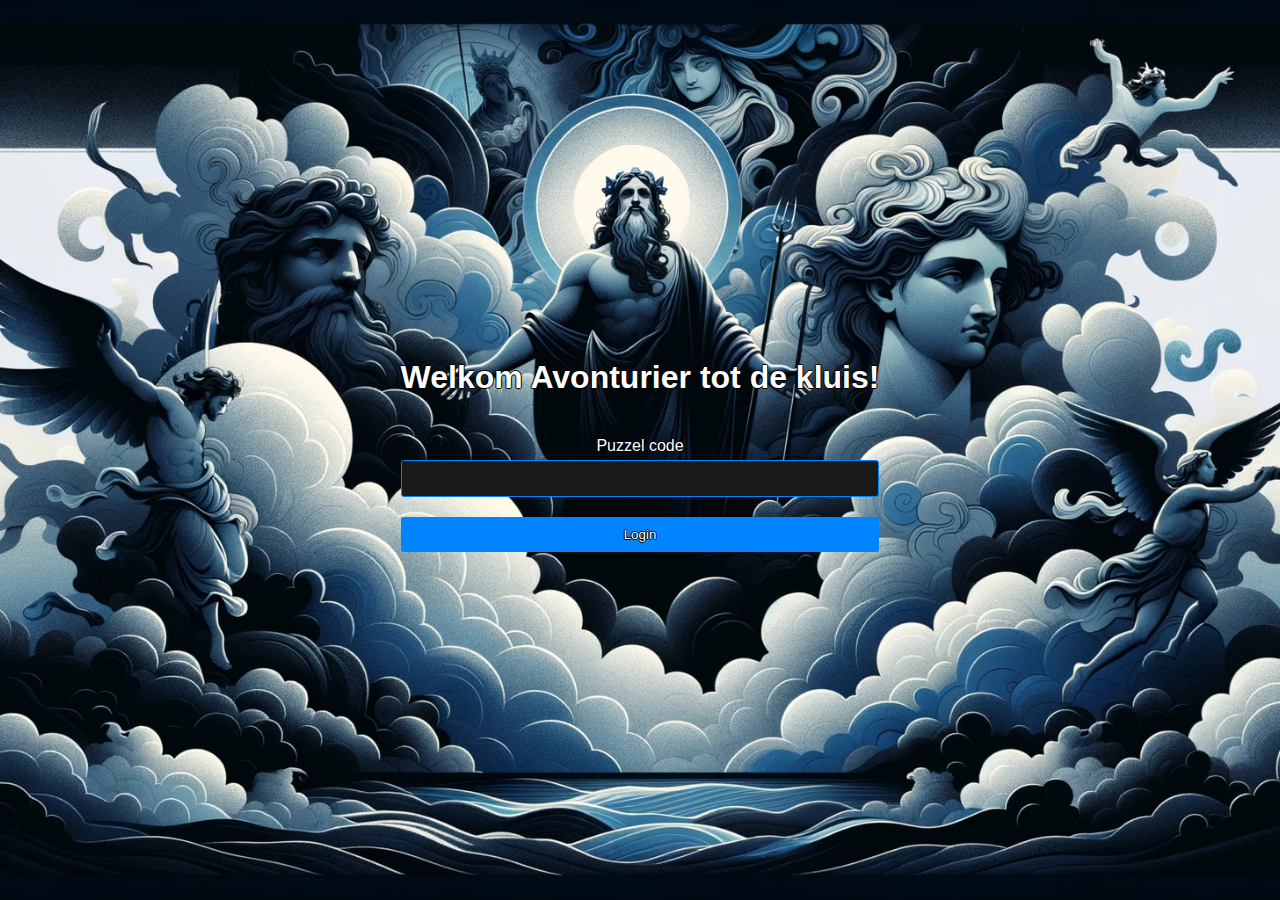
<file: groupWebsite/index.html>
<!DOCTYPE html>
<html lang="en">
<head>
    <meta charset="UTF-8">
    <meta name="viewport" content="width=device-width, initial-scale=1.0">
    <title>Login Page</title>
    <link rel="stylesheet" href="style.css">
</head>
<body>
<section class="login-container">
    <form class="login-form">
        <h1>Welkom Avonturier tot de kluis!</h1>
        <article class="input-group">
        </article>
        <article class="input-group">
            <label for="password">Puzzel code</label>
            <input type="password" id="password" name="password" required>
        </article>
        <button type="submit">Login</button>
    </form>
    <a class="unlocked-button" href="groupWebsite2/onePager.html" target="_blank">Ga verder</a>
</section>
<script src="script.js"></script>
</body>
</html>
</file>
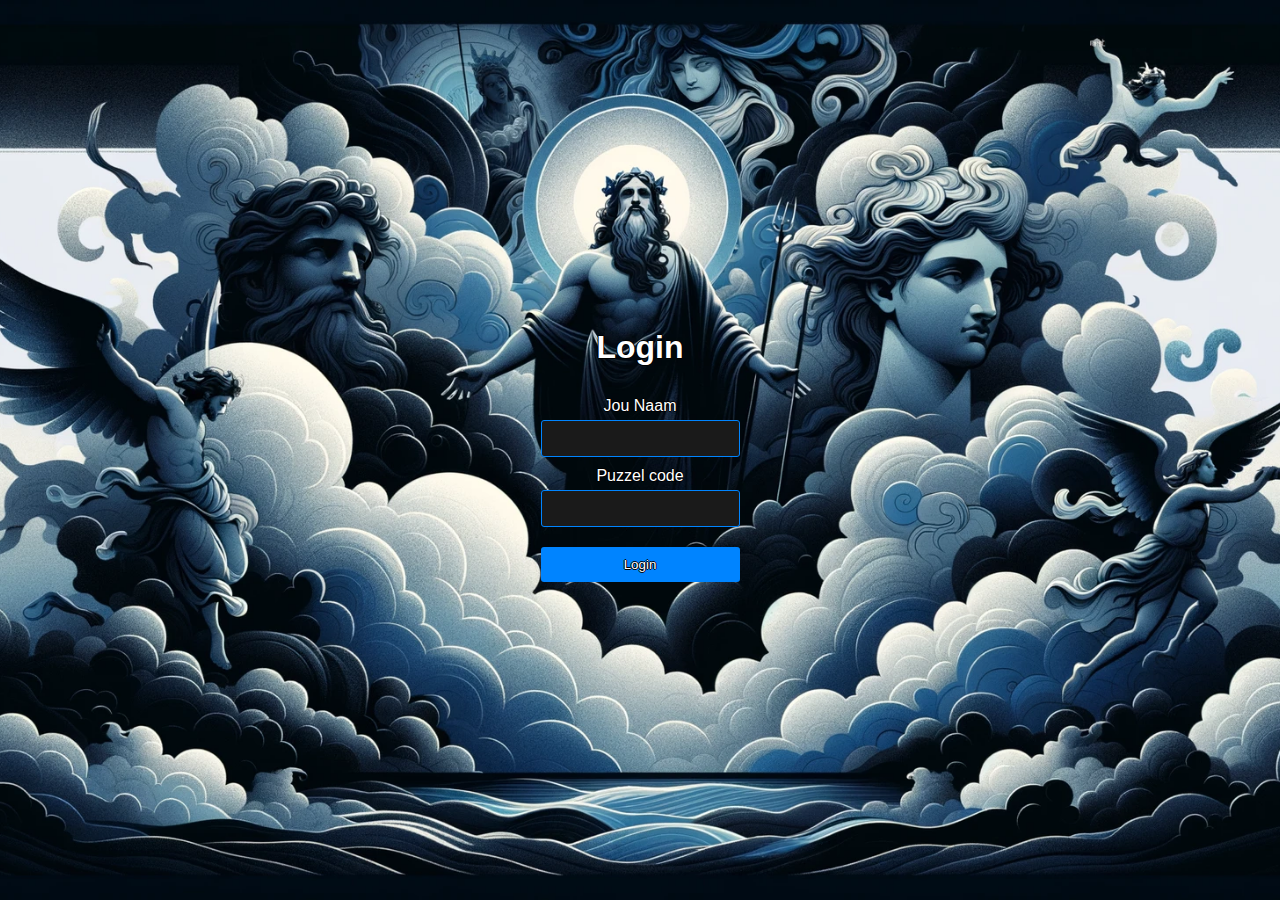
<file: groupWebsite/onePager.html>
<!DOCTYPE html>
<html lang="en">
<head>
    <meta charset="UTF-8">
    <meta name="viewport" content="width=device-width, initial-scale=1.0">
    <title>Login Page</title>
    <link rel="stylesheet" href="style.css">
</head>
<body>
<section class="login-container">
    <form class="login-form">
        <h1>Login</h1>
        <article class="input-group">
            <label for="username">Jou Naam</label>
            <input type="text" id="username" name="username" required>
        </article>
        <article class="input-group">
            <label for="password">Puzzel code</label>
            <input type="password" id="password" name="password" required>
        </article>
        <button type="submit">Login</button>

        <!-- Unlocked button initially hidden -->
        <button class="unlocked-button" onclick="visitWebsite()">Visit Website</button>
    </form>
</section>
<script src="script.js"></script>
</body>
</html>
</file>
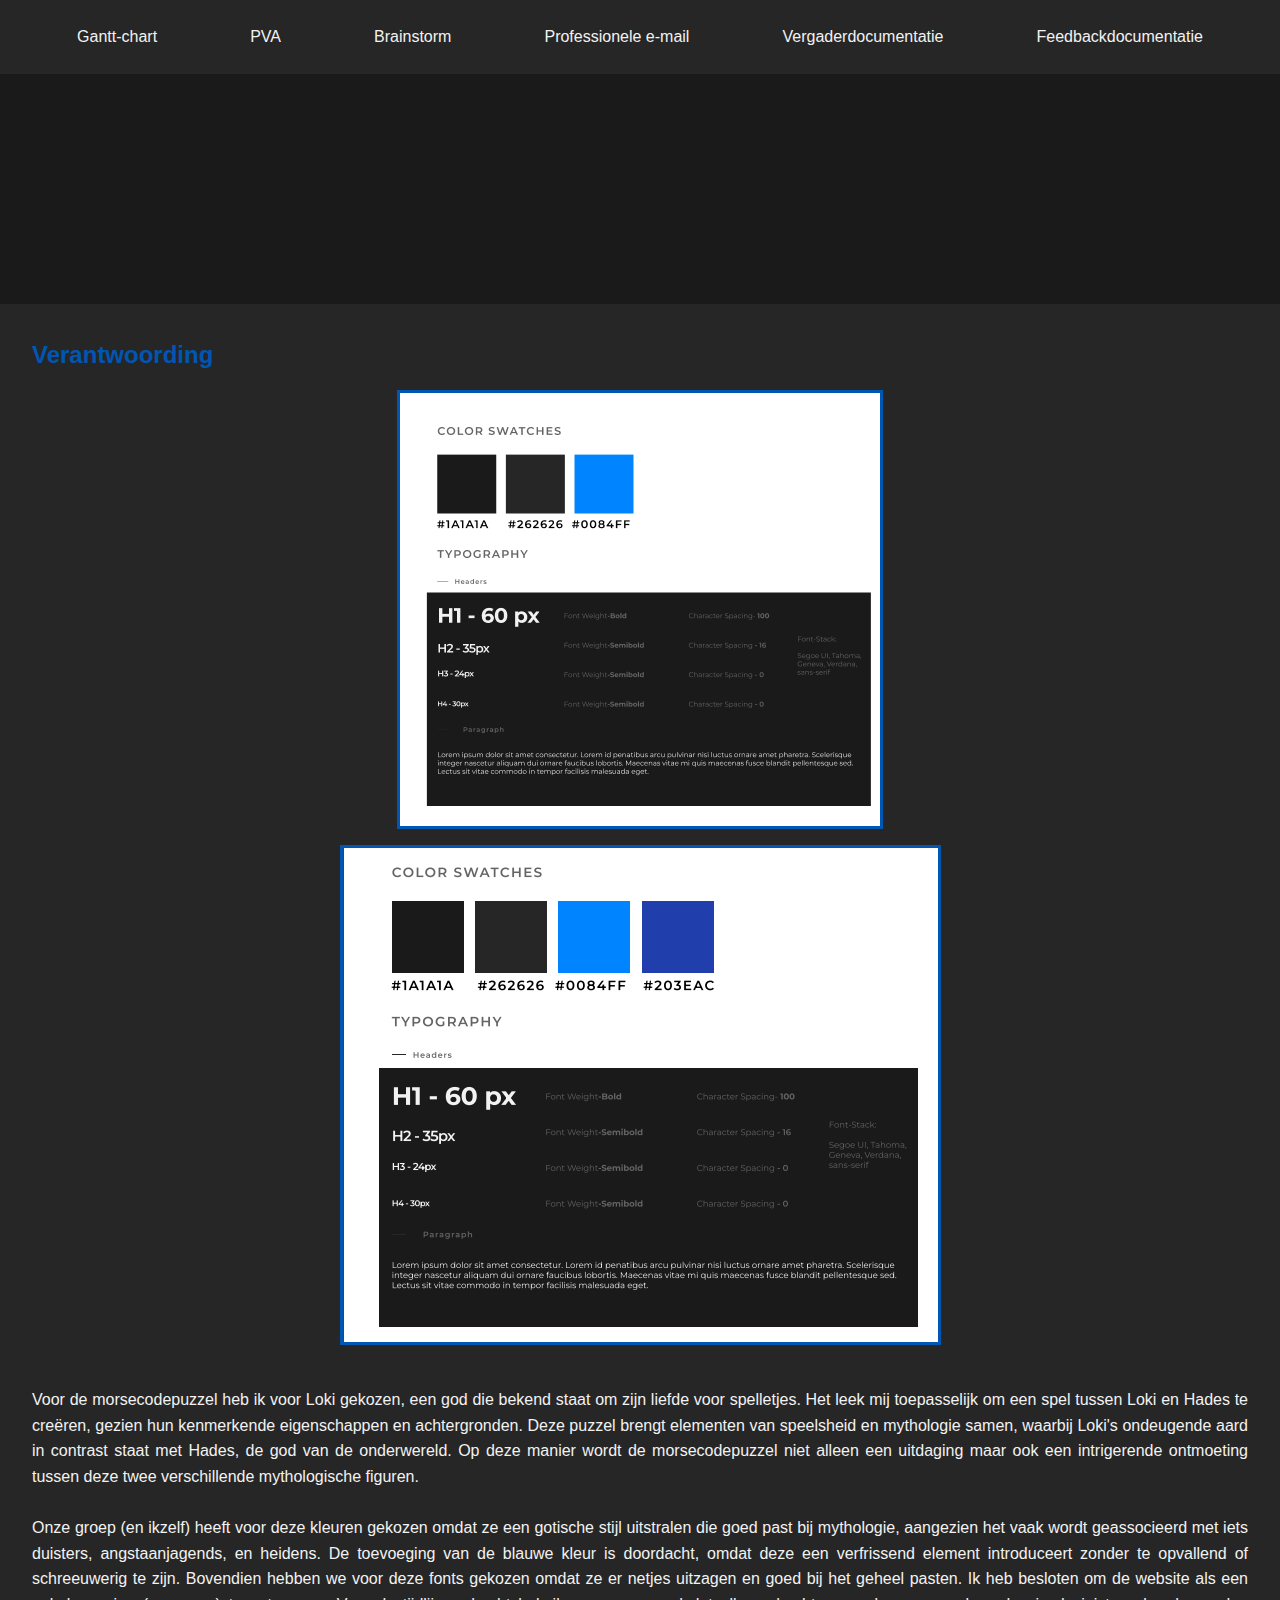
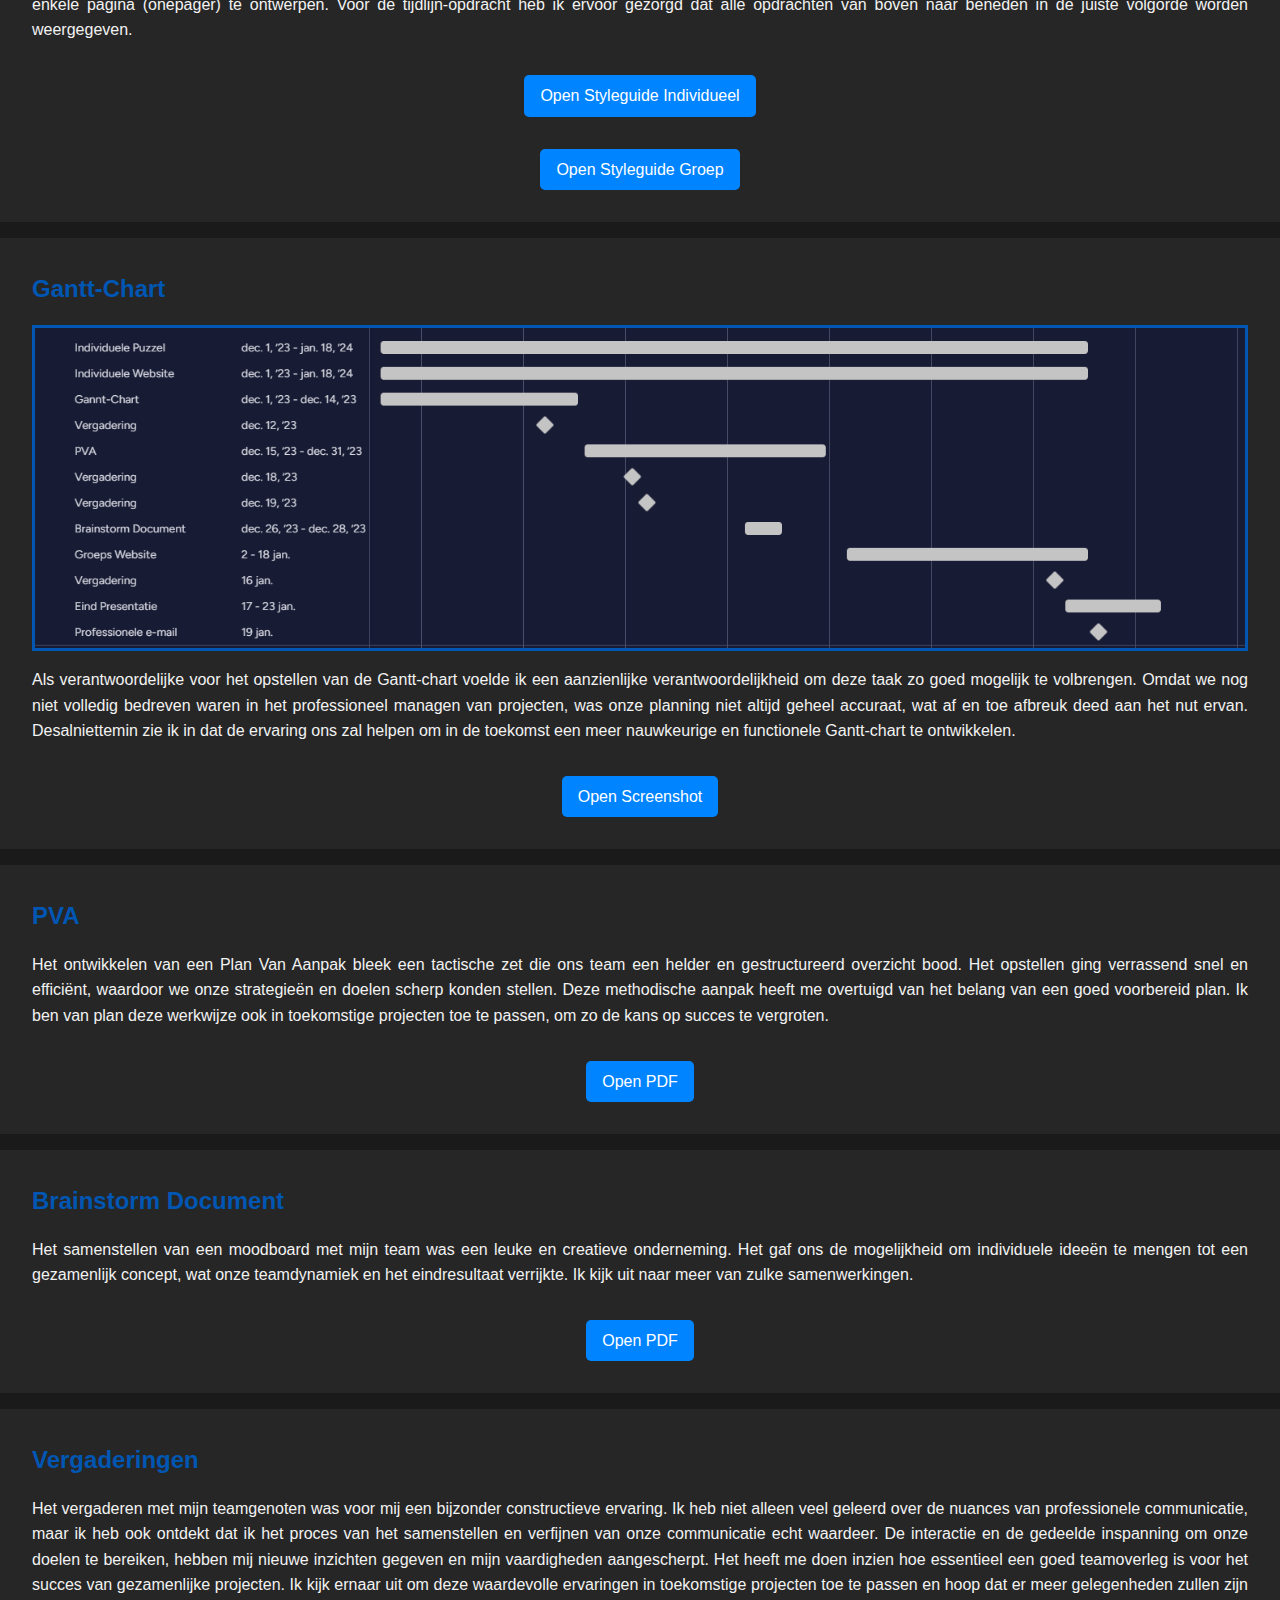
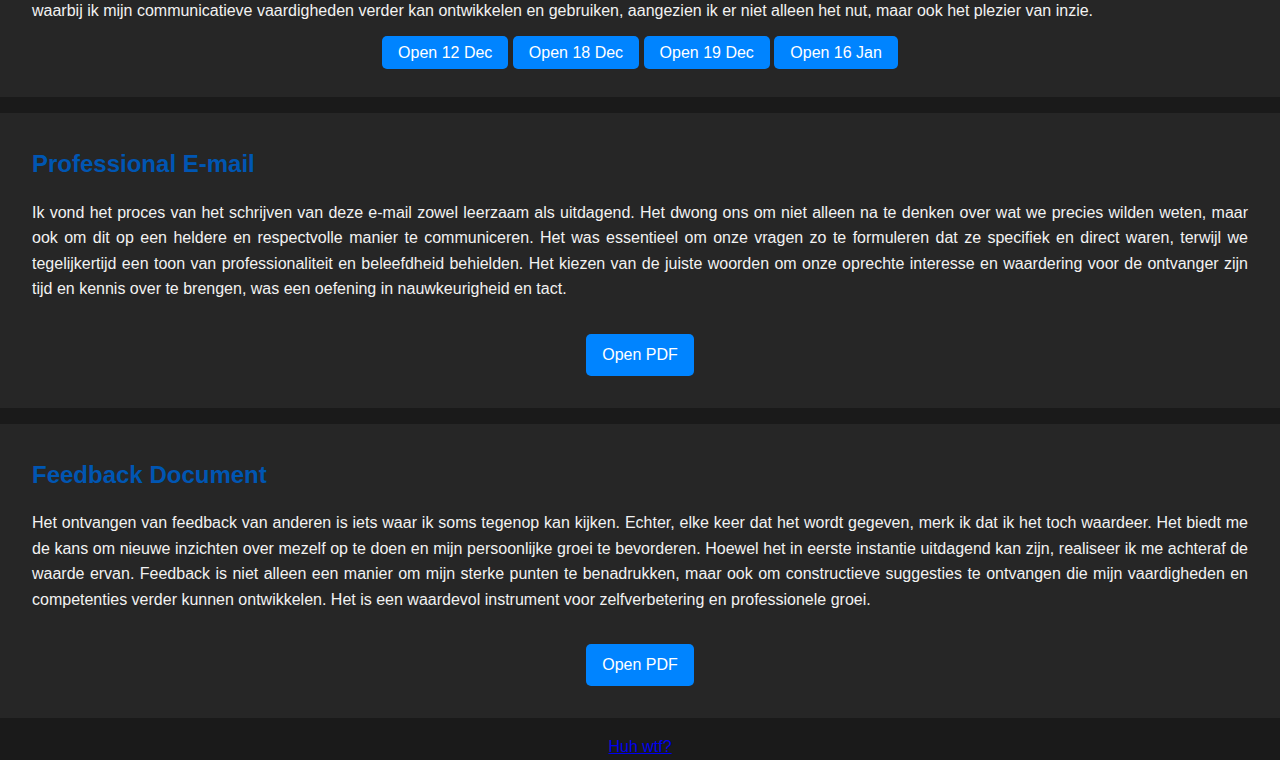
<file: websiteMaWa - kopie (2)/onePager.html>
<!DOCTYPE html>
<html lang="en">
<head>
    <meta charset="UTF-8">
    <meta name="viewport" content="width=device-width, initial-scale=1.0">
    <title>Individuele Website</title>
    <link rel="stylesheet" href="style.css">
</head>
<body>

<nav class="main-navigation">
    <a href="#gantt-chart" class="nav-item">Gantt-chart</a>
    <a href="#pva" class="nav-item">PVA</a>
    <a href="#brainstorm" class="nav-item">Brainstorm</a>
    <a href="#professional-email" class="nav-item">Professionele e-mail</a>
    <a href="#meeting-documentation" class="nav-item">Vergaderdocumentatie</a>
    <a href="#feedback-documentation" class="nav-item">Feedbackdocumentatie</a>
</nav>



<section class="section-generic-mobile">

</section>


<section class="section-company">
    <h2 class="section-title" >Verantwoording</h2>
    <article class="content-container">
        <img src="Images/styleguide%20individueel.png" alt="styleguideIndividueel">
        <img src="Images/StyleguideGroep.png" alt="styleguideGroep">
        <p class="text-content">
            <br>
            Voor de morsecodepuzzel heb ik voor Loki gekozen, een god die bekend staat om zijn liefde voor spelletjes.
            Het leek mij toepasselijk om een spel tussen Loki en Hades te creëren, gezien hun kenmerkende eigenschappen en achtergronden.
            Deze puzzel brengt elementen van speelsheid en mythologie samen, waarbij Loki's ondeugende aard in contrast staat met Hades, de god van de onderwereld.
            Op deze manier wordt de morsecodepuzzel niet alleen een uitdaging maar ook een intrigerende ontmoeting tussen deze twee verschillende mythologische figuren. <br><br>
            Onze groep (en ikzelf) heeft voor deze kleuren gekozen omdat ze een gotische stijl uitstralen die goed past bij mythologie, aangezien het vaak wordt geassocieerd met iets duisters, angstaanjagends, en heidens.
            De toevoeging van de blauwe kleur is doordacht, omdat deze een verfrissend element introduceert zonder te opvallend of schreeuwerig te zijn.
            Bovendien hebben we voor deze fonts gekozen omdat ze er netjes uitzagen en goed bij het geheel pasten.
            Ik heb besloten om de website als een enkele pagina (onepager) te ontwerpen.
            Voor de tijdlijn-opdracht heb ik ervoor gezorgd dat alle opdrachten van boven naar beneden in de juiste volgorde worden weergegeven.
       </p>
        <a class="btn-action" href="Resources/Styleguide_individueel_MaWa.pdf" target="_blank">Open Styleguide Individueel</a>
        <a class="btn-action" href="Resources/Styleguide_Molotov.pdf" target="_blank">Open Styleguide Groep</a>


    </article>
</section>

<section class="section-company" id="gantt-chart">
    <h2 class="section-title">Gantt-Chart</h2>
    <article class="content-container">
        <img src="Images/gantt.png" alt="Gantt-Chart Example">
        <p class="text-content">Als verantwoordelijke voor het opstellen van de Gantt-chart voelde ik een aanzienlijke verantwoordelijkheid om deze taak zo goed mogelijk te volbrengen.
            Omdat we nog niet volledig bedreven waren in het professioneel managen van projecten, was onze planning niet altijd geheel accuraat, wat af en toe afbreuk deed aan het nut ervan.
            Desalniettemin zie ik in dat de ervaring ons zal helpen om in de toekomst een meer nauwkeurige en functionele Gantt-chart te ontwikkelen.</p>
        <a class="btn-action" href="Resources/Gantt.pdf" target="_blank">Open Screenshot</a>

    </article>
</section>

<section class="section-generic" id="pva">
    <h2 class="section-title">PVA</h2>
    <article class="content-container">
        <p class="text-content">
            Het ontwikkelen van een Plan Van Aanpak bleek een tactische zet die ons team een helder en gestructureerd overzicht bood.
            Het opstellen ging verrassend snel en efficiënt, waardoor we onze strategieën en doelen scherp konden stellen.
            Deze methodische aanpak heeft me overtuigd van het belang van een goed voorbereid plan.
            Ik ben van plan deze werkwijze ook in toekomstige projecten toe te passen, om zo de kans op succes te vergroten.
        </p>
        <a class="btn-action" href="Resources/opdracht_5.pdf" target="_blank">Open PDF</a>
    </article>
</section>



<section class="section-generic" id="brainstorm-document">
    <h2 class="section-title" id="brainstorm">Brainstorm Document</h2>
    <article class="content-container">
        <p class="text-content">
            Het samenstellen van een moodboard met mijn team was een leuke en creatieve onderneming.
            Het gaf ons de mogelijkheid om individuele ideeën te mengen tot een gezamenlijk concept, wat onze teamdynamiek en het eindresultaat verrijkte.
            Ik kijk uit naar meer van zulke samenwerkingen.
        </p>
        <a class="btn-action" href="Resources/opdracht_6_brainstorm.pdf" target="_blank">Open PDF</a>
    </article>
</section>

<section class="section-generic" id="meeting-documentation">
    <h2 class="section-title">Vergaderingen</h2>
    <article class="content-container">
        <p class="text-content">
            Het vergaderen met mijn teamgenoten was voor mij een bijzonder constructieve ervaring.
            Ik heb niet alleen veel geleerd over de nuances van professionele communicatie, maar ik heb ook ontdekt dat ik het proces van het samenstellen en verfijnen van onze communicatie echt waardeer.
            De interactie en de gedeelde inspanning om onze doelen te bereiken, hebben mij nieuwe inzichten gegeven en mijn vaardigheden aangescherpt.
            Het heeft me doen inzien hoe essentieel een goed teamoverleg is voor het succes van gezamenlijke projecten.
            Ik kijk ernaar uit om deze waardevolle ervaringen in toekomstige projecten toe te passen en hoop dat er meer gelegenheden zullen zijn waarbij ik mijn communicatieve vaardigheden verder kan ontwikkelen en gebruiken, aangezien ik er niet alleen het nut, maar ook het plezier van inzie.
        </p>
        <article>
            <a class="btn-action" href="Resources/Dinsdag%2012%20december.pdf" target="_blank">Open 12 Dec</a>
            <a class="btn-action" href="Resources/Vergadering_18-1-2024.pdf" target="_blank">Open 18 Dec</a>
            <a class="btn-action" href="Resources/Vergadering%2019-12-2023.pdf" target="_blank">Open 19 Dec</a>
            <a class="btn-action" href="Resources/18%20Januari.pdf" target="_blank">Open 16 Jan</a>
        </article>
    </article>
</section>

<section class="section-generic" id="professional-email">
    <h2 class="section-title">Professional E-mail</h2>
    <article class="content-container">
        <p class="text-content">
            Ik vond het proces van het schrijven van deze e-mail zowel leerzaam als uitdagend.
            Het dwong ons om niet alleen na te denken over wat we precies wilden weten, maar ook om dit op een heldere en respectvolle manier te communiceren.
            Het was essentieel om onze vragen zo te formuleren dat ze specifiek en direct waren, terwijl we tegelijkertijd een toon van professionaliteit en beleefdheid behielden.
            Het kiezen van de juiste woorden om onze oprechte interesse en waardering voor de ontvanger zijn tijd en kennis over te brengen, was een oefening in nauwkeurigheid en tact.
        </p>
        <a class="btn-action" href="Resources/Opdracht_8_Professionele_e-mail.pdf" target="_blank">Open PDF</a>
    </article>
</section>

<section class="section-generic" id="feedback-documentation">
    <h2 class="section-title">Feedback Document</h2>
    <article class="content-container">
        <p class="text-content">
            Het ontvangen van feedback van anderen is iets waar ik soms tegenop kan kijken. Echter, elke keer dat het wordt gegeven, merk ik dat ik het toch waardeer.
            Het biedt me de kans om nieuwe inzichten over mezelf op te doen en mijn persoonlijke groei te bevorderen.
            Hoewel het in eerste instantie uitdagend kan zijn, realiseer ik me achteraf de waarde ervan.
            Feedback is niet alleen een manier om mijn sterke punten te benadrukken, maar ook om constructieve suggesties te ontvangen die mijn vaardigheden en competenties verder kunnen ontwikkelen.
            Het is een waardevol instrument voor zelfverbetering en professionele groei.</p>
        <a class="btn-action" href="Resources/Formulier_Starten_Stoppen_Doorgaan_InPixPe.pdf" target="_blank">Open PDF</a>

    </article>
</section>


<footer>
    <a class="main-navigation2" href="backdoor.html" target="_blank"> Huh wtf?</a>
</footer>
<script src="script.js"></script>
</body>
</html>
</file>
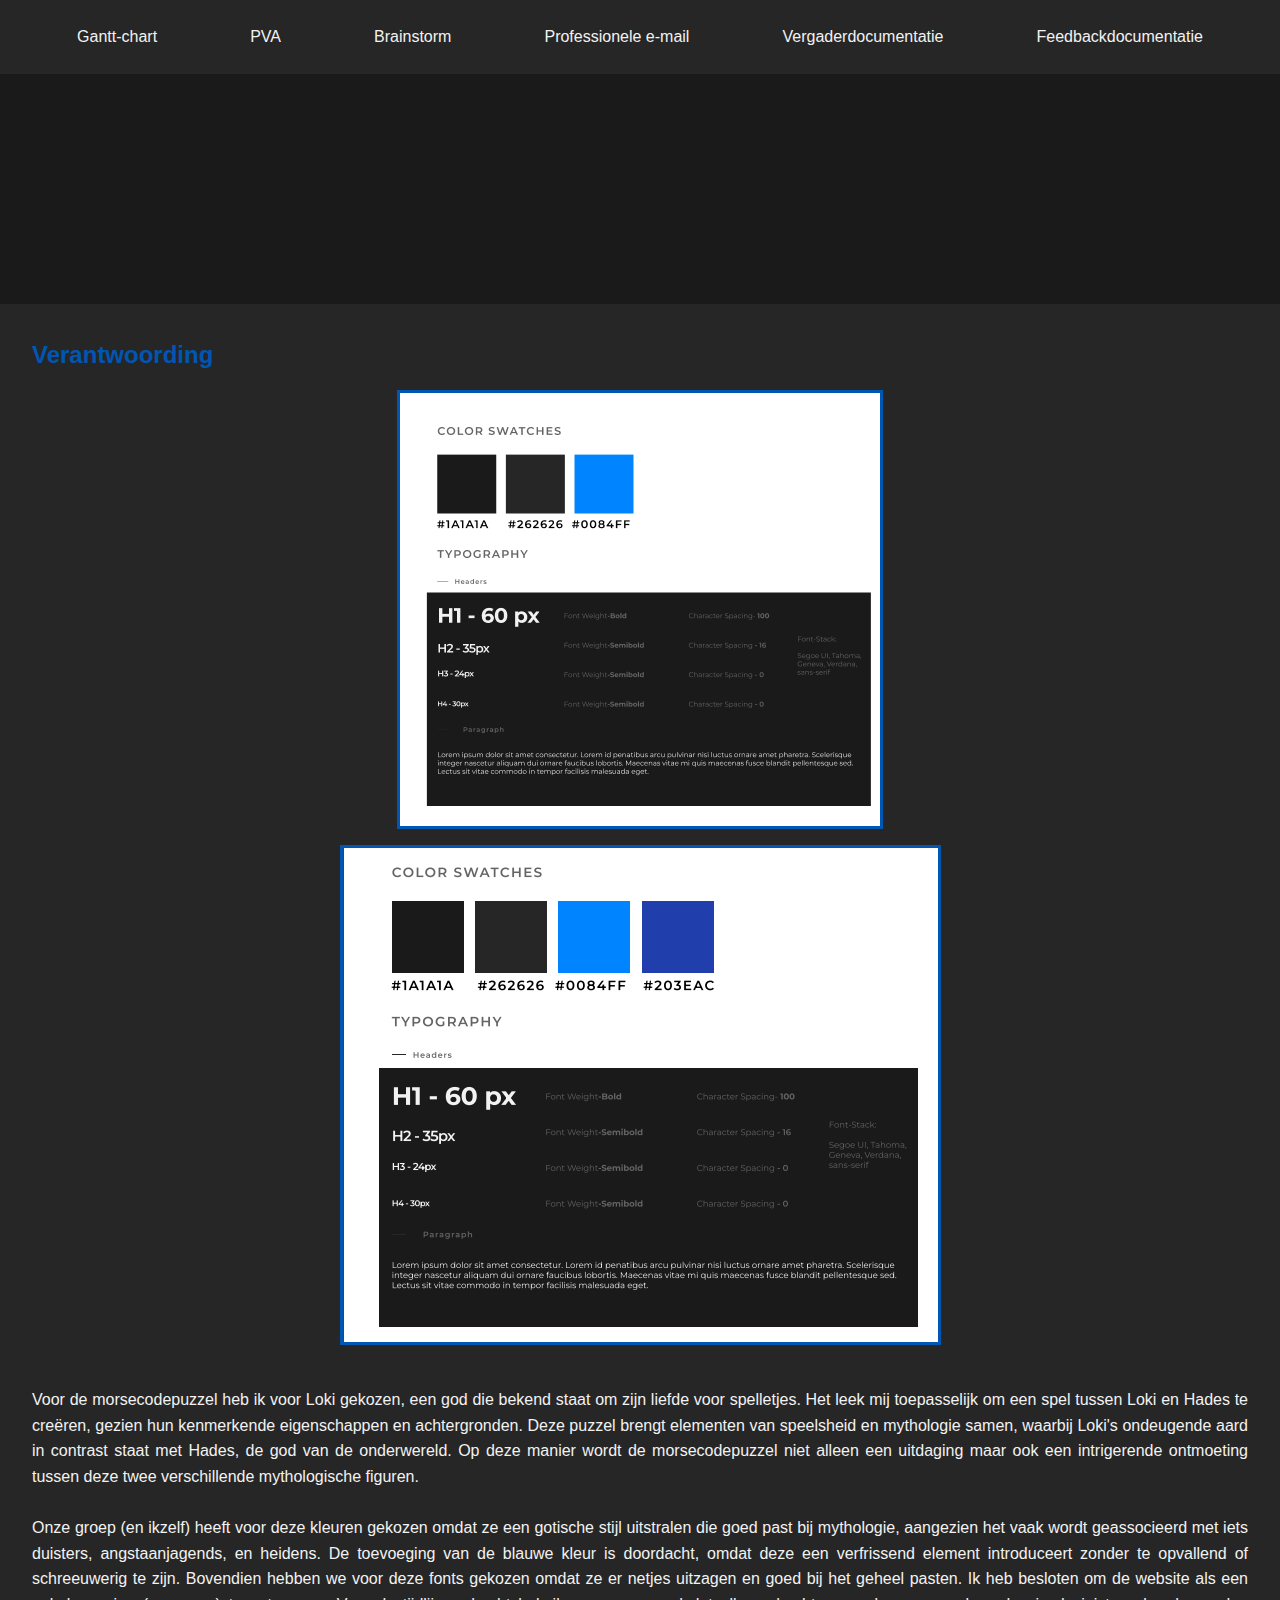
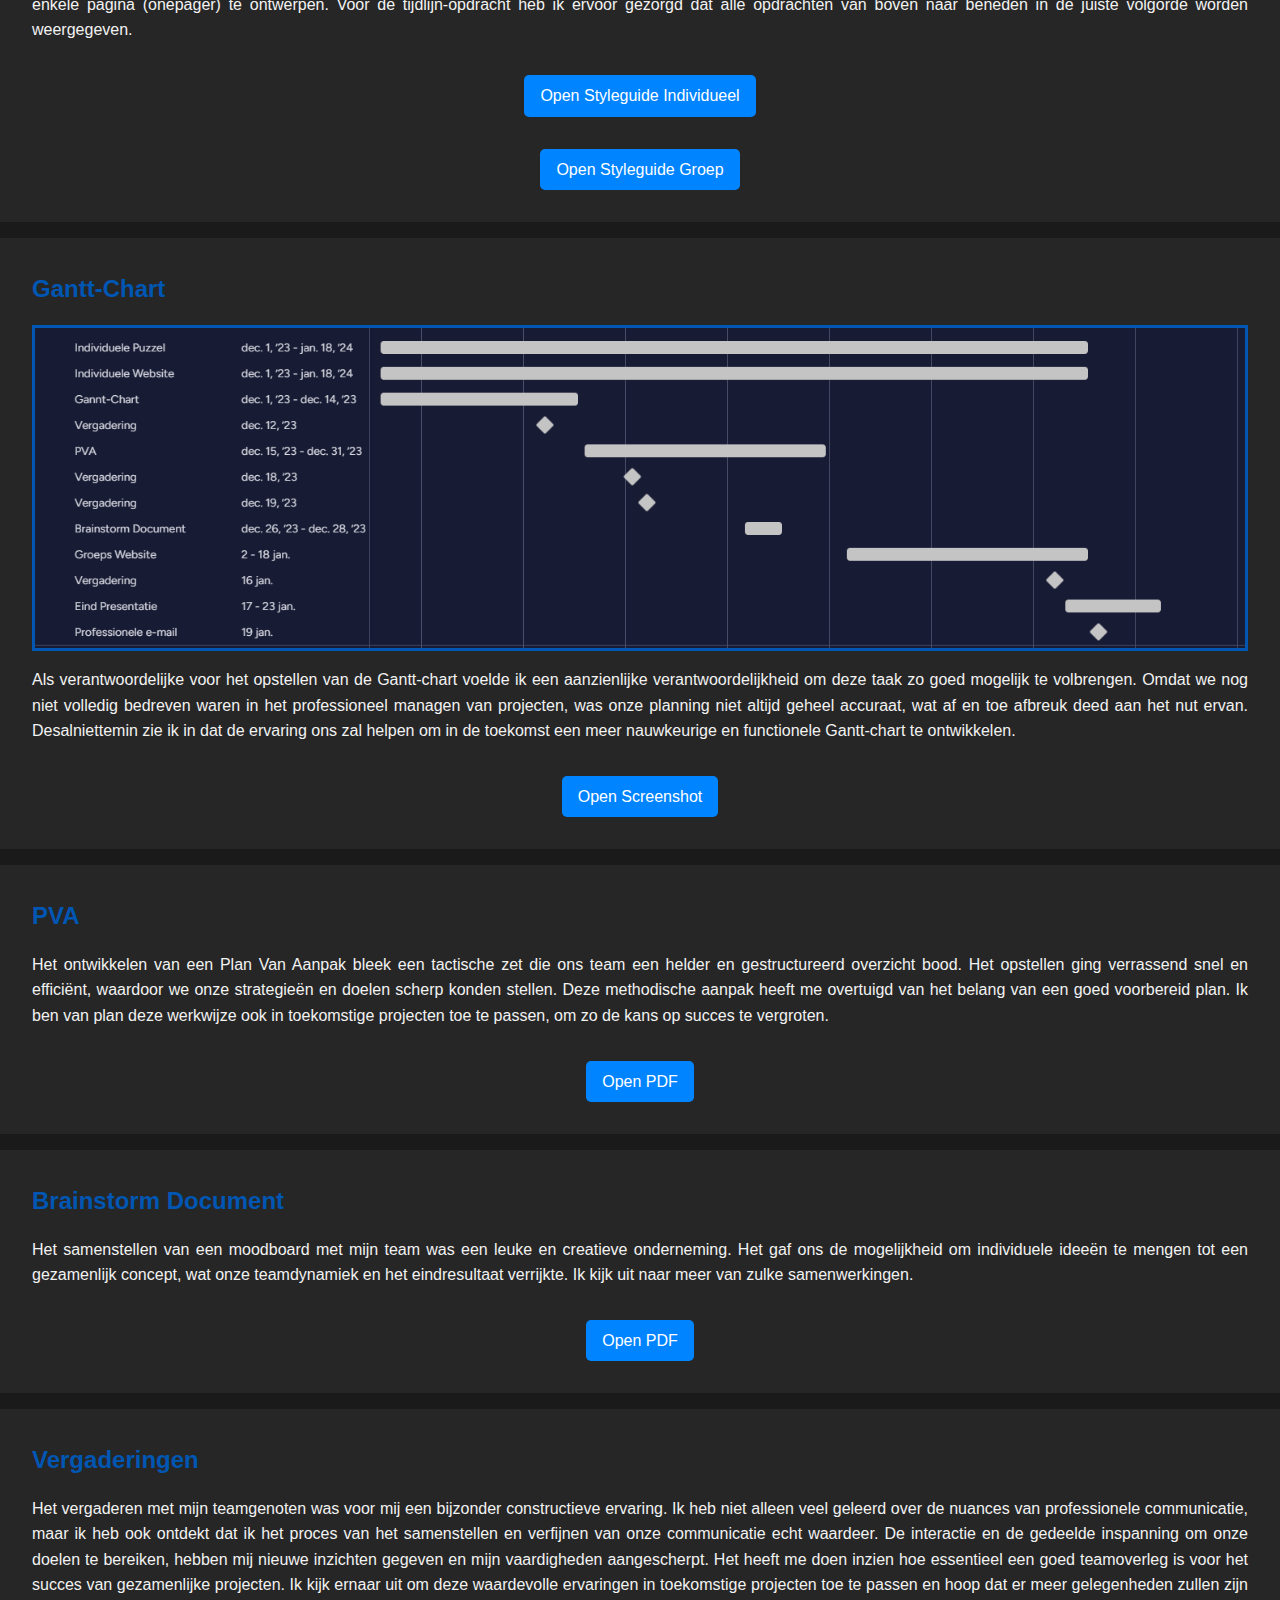
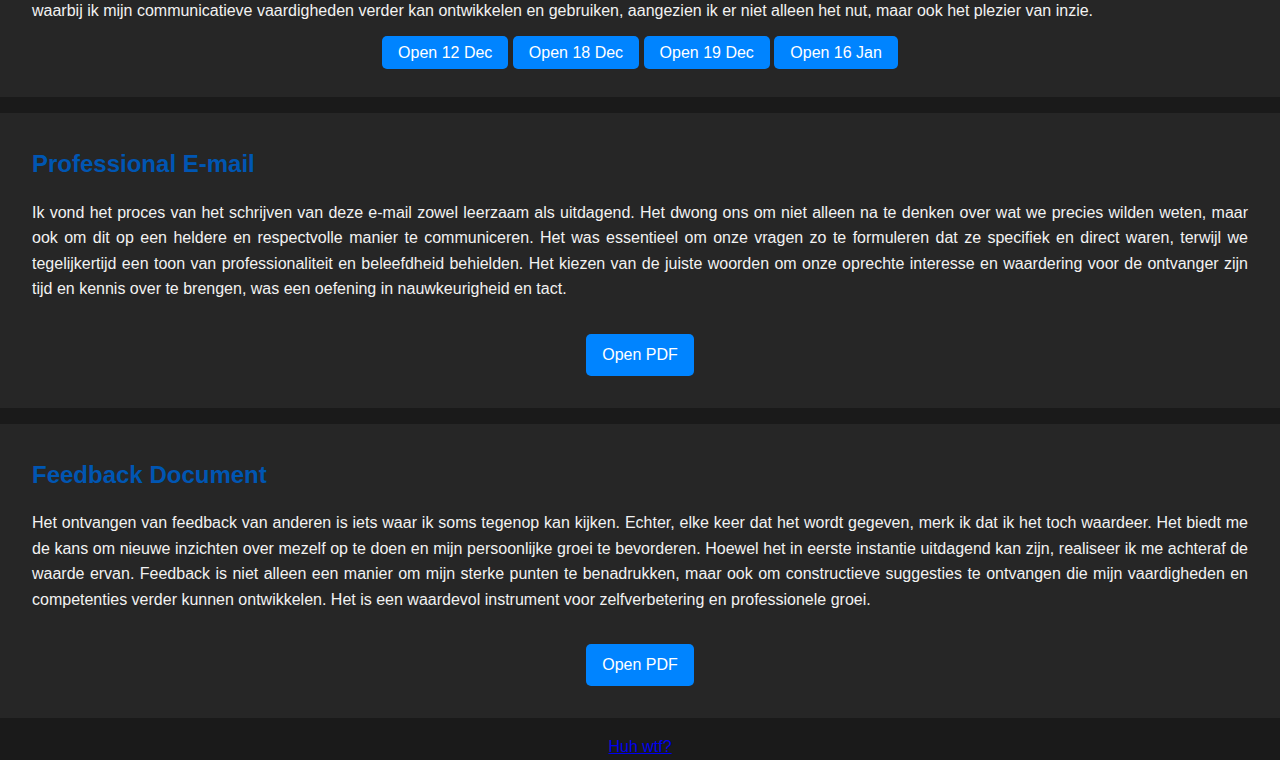
<file: websiteMaWa/onePager.html>
<!DOCTYPE html>
<html lang="en">
<head>
    <meta charset="UTF-8">
    <meta name="viewport" content="width=device-width, initial-scale=1.0">
    <title>Individuele Website</title>
    <link rel="stylesheet" href="style.css">
</head>
<body>

<nav class="main-navigation">
    <a href="#gantt-chart" class="nav-item">Gantt-chart</a>
    <a href="#pva" class="nav-item">PVA</a>
    <a href="#brainstorm" class="nav-item">Brainstorm</a>
    <a href="#professional-email" class="nav-item">Professionele e-mail</a>
    <a href="#meeting-documentation" class="nav-item">Vergaderdocumentatie</a>
    <a href="#feedback-documentation" class="nav-item">Feedbackdocumentatie</a>
</nav>



<section class="section-generic-mobile">

</section>


<section class="section-company">
    <h2 class="section-title" >Verantwoording</h2>
    <article class="content-container">
        <img src="Images/styleguide%20individueel.png" alt="styleguideIndividueel">
        <img src="Images/StyleguideGroep.png" alt="styleguideGroep">
        <p class="text-content">
            <br>
            Voor de morsecodepuzzel heb ik voor Loki gekozen, een god die bekend staat om zijn liefde voor spelletjes.
            Het leek mij toepasselijk om een spel tussen Loki en Hades te creëren, gezien hun kenmerkende eigenschappen en achtergronden.
            Deze puzzel brengt elementen van speelsheid en mythologie samen, waarbij Loki's ondeugende aard in contrast staat met Hades, de god van de onderwereld.
            Op deze manier wordt de morsecodepuzzel niet alleen een uitdaging maar ook een intrigerende ontmoeting tussen deze twee verschillende mythologische figuren. <br><br>
            Onze groep (en ikzelf) heeft voor deze kleuren gekozen omdat ze een gotische stijl uitstralen die goed past bij mythologie, aangezien het vaak wordt geassocieerd met iets duisters, angstaanjagends, en heidens.
            De toevoeging van de blauwe kleur is doordacht, omdat deze een verfrissend element introduceert zonder te opvallend of schreeuwerig te zijn.
            Bovendien hebben we voor deze fonts gekozen omdat ze er netjes uitzagen en goed bij het geheel pasten.
            Ik heb besloten om de website als een enkele pagina (onepager) te ontwerpen.
            Voor de tijdlijn-opdracht heb ik ervoor gezorgd dat alle opdrachten van boven naar beneden in de juiste volgorde worden weergegeven.
       </p>
        <a class="btn-action" href="Resources/Styleguide_individueel_MaWa.pdf" target="_blank">Open Styleguide Individueel</a>
        <a class="btn-action" href="Resources/Styleguide_Molotov.pdf" target="_blank">Open Styleguide Groep</a>


    </article>
</section>

<section class="section-company" id="gantt-chart">
    <h2 class="section-title">Gantt-Chart</h2>
    <article class="content-container">
        <img src="Images/gantt.png" alt="Gantt-Chart Example">
        <p class="text-content">Als verantwoordelijke voor het opstellen van de Gantt-chart voelde ik een aanzienlijke verantwoordelijkheid om deze taak zo goed mogelijk te volbrengen.
            Omdat we nog niet volledig bedreven waren in het professioneel managen van projecten, was onze planning niet altijd geheel accuraat, wat af en toe afbreuk deed aan het nut ervan.
            Desalniettemin zie ik in dat de ervaring ons zal helpen om in de toekomst een meer nauwkeurige en functionele Gantt-chart te ontwikkelen.</p>
        <a class="btn-action" href="Resources/Gantt_3.pdf" target="_blank">Open Screenshot</a>

    </article>
</section>

<section class="section-generic" id="pva">
    <h2 class="section-title">PVA</h2>
    <article class="content-container">
        <p class="text-content">
            Het ontwikkelen van een Plan Van Aanpak bleek een tactische zet die ons team een helder en gestructureerd overzicht bood.
            Het opstellen ging verrassend snel en efficiënt, waardoor we onze strategieën en doelen scherp konden stellen.
            Deze methodische aanpak heeft me overtuigd van het belang van een goed voorbereid plan.
            Ik ben van plan deze werkwijze ook in toekomstige projecten toe te passen, om zo de kans op succes te vergroten.
        </p>
        <a class="btn-action" href="Resources/opdracht_5_pva.pdf" target="_blank">Open PDF</a>
    </article>
</section>



<section class="section-generic" id="brainstorm-document">
    <h2 class="section-title" id="brainstorm">Brainstorm Document</h2>
    <article class="content-container">
        <p class="text-content">
            Het samenstellen van een moodboard met mijn team was een leuke en creatieve onderneming.
            Het gaf ons de mogelijkheid om individuele ideeën te mengen tot een gezamenlijk concept, wat onze teamdynamiek en het eindresultaat verrijkte.
            Ik kijk uit naar meer van zulke samenwerkingen.
        </p>
        <a class="btn-action" href="Resources/opdracht_6_brainstorm.pdf" target="_blank">Open PDF</a>
    </article>
</section>

<section class="section-generic" id="meeting-documentation">
    <h2 class="section-title">Vergaderingen</h2>
    <article class="content-container">
        <p class="text-content">
            Het vergaderen met mijn teamgenoten was voor mij een bijzonder constructieve ervaring.
            Ik heb niet alleen veel geleerd over de nuances van professionele communicatie, maar ik heb ook ontdekt dat ik het proces van het samenstellen en verfijnen van onze communicatie echt waardeer.
            De interactie en de gedeelde inspanning om onze doelen te bereiken, hebben mij nieuwe inzichten gegeven en mijn vaardigheden aangescherpt.
            Het heeft me doen inzien hoe essentieel een goed teamoverleg is voor het succes van gezamenlijke projecten.
            Ik kijk ernaar uit om deze waardevolle ervaringen in toekomstige projecten toe te passen en hoop dat er meer gelegenheden zullen zijn waarbij ik mijn communicatieve vaardigheden verder kan ontwikkelen en gebruiken, aangezien ik er niet alleen het nut, maar ook het plezier van inzie.
        </p>
        <article>
            <a class="btn-action" href="Resources/Dinsdag%2012%20december.pdf" target="_blank">Open 12 Dec</a>
            <a class="btn-action" href="Resources/Vergadering_18-1-2024.pdf" target="_blank">Open 18 Dec</a>
            <a class="btn-action" href="Resources/Vergadering%2019-12-2023.pdf" target="_blank">Open 19 Dec</a>
            <a class="btn-action" href="Resources/18%20Januari.pdf" target="_blank">Open 16 Jan</a>
        </article>
    </article>
</section>

<section class="section-generic" id="professional-email">
    <h2 class="section-title">Professional E-mail</h2>
    <article class="content-container">
        <p class="text-content">
            Ik vond het proces van het schrijven van deze e-mail zowel leerzaam als uitdagend.
            Het dwong ons om niet alleen na te denken over wat we precies wilden weten, maar ook om dit op een heldere en respectvolle manier te communiceren.
            Het was essentieel om onze vragen zo te formuleren dat ze specifiek en direct waren, terwijl we tegelijkertijd een toon van professionaliteit en beleefdheid behielden.
            Het kiezen van de juiste woorden om onze oprechte interesse en waardering voor de ontvanger zijn tijd en kennis over te brengen, was een oefening in nauwkeurigheid en tact.
        </p>
        <a class="btn-action" href="Resources/Opdracht_8_Professionele_e-mail.pdf" target="_blank">Open PDF</a>
    </article>
</section>

<section class="section-generic" id="feedback-documentation">
    <h2 class="section-title">Feedback Document</h2>
    <article class="content-container">
        <p class="text-content">
            Het ontvangen van feedback van anderen is iets waar ik soms tegenop kan kijken. Echter, elke keer dat het wordt gegeven, merk ik dat ik het toch waardeer.
            Het biedt me de kans om nieuwe inzichten over mezelf op te doen en mijn persoonlijke groei te bevorderen.
            Hoewel het in eerste instantie uitdagend kan zijn, realiseer ik me achteraf de waarde ervan.
            Feedback is niet alleen een manier om mijn sterke punten te benadrukken, maar ook om constructieve suggesties te ontvangen die mijn vaardigheden en competenties verder kunnen ontwikkelen.
            Het is een waardevol instrument voor zelfverbetering en professionele groei.</p>
        <a class="btn-action" href="Resources/feedback_formulier_opdracht_9.pdf" target="_blank">Open PDF</a>

    </article>
</section>


<footer>
    <a class="main-navigation2" href="backdoor.html" target="_blank"> Huh wtf?</a>
</footer>
<script src="script.js"></script>
</body>
</html>
</file>
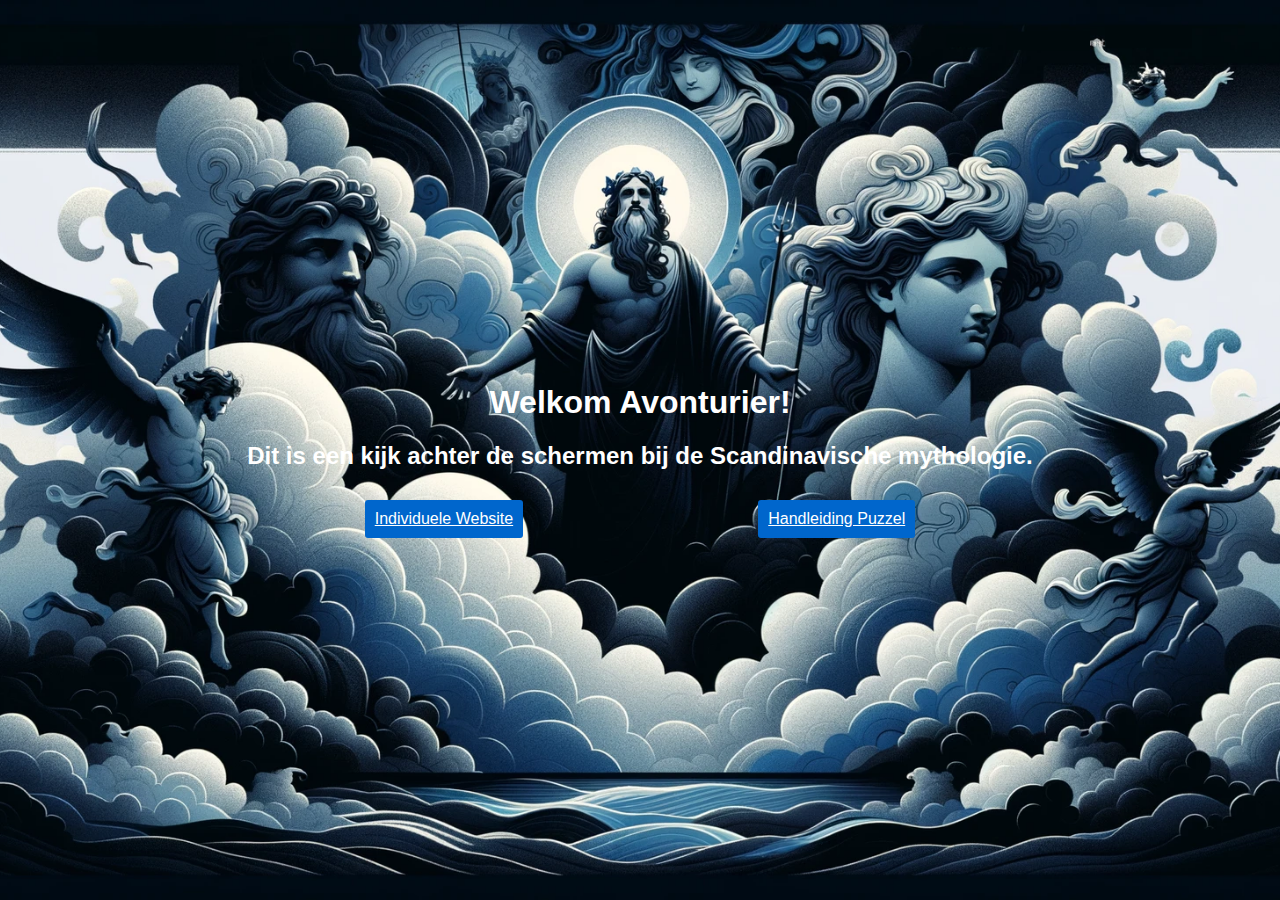
<file: groupWebsite/groupWebsite2/onePager.html>
<!-- greeting.html -->
<!DOCTYPE html>
<html lang="en">
<head>
    <meta charset="UTF-8">
    <meta name="viewport" content="width=device-width, initial-scale=1.0">
    <title>Greeting Page</title>
    <link rel="stylesheet" href="style.css">
</head>
<!--
Goedemorgen/avond,

Beste vriend,

Graag wil ik je informeren over de voortgang van onze groepspagina. Je hebt de mogelijkheid om deze pagina nog twee keer te gebruiken: één keer voor Storm en één keer voor Mitch. Mijn advies is om bij dit huidige sjabloon te blijven. Een uniforme stijl voor onze hele groepswebsite bevordert namelijk de consistentie en professionaliteit.

Daarnaast wil ik je laten weten dat ik een gedetailleerd logboek heb bijgehouden van alle aanpassingen en werkzaamheden die ik heb uitgevoerd, inclusief de data waarop deze zijn gedaan. Dit kan handig zijn voor toekomstige referenties of aanpassingen.

Met vriendelijke groet,

Murillo Maurice Waaijer
 -->
<body>
<section class="greeting-container">
    <h1>Welkom Avonturier!</h1>
    <div class="welcome-message">
        <h2 id="welcome-text">Dit is een kijk achter de schermen bij de Scandinavische mythologie.</h2>
    </div>
    <div class="button-container">
        <a href="../../websiteMaWa/onePager.html" target="_blank" id="button1">Individuele Website</a>
        <a href="../../websiteMaWa/Resources/HANDLEIDING%20GEBRUIKER%20MAWA.pdf" target="_blank" id="button2">Handleiding Puzzel</a>
    </div>
</section>

<script>

</script>
</body>
</html>
</file>
<file: groupWebsite/style.css>
:root {
    --font-stack: 'Segoe UI', Tahoma, Geneva, Verdana, sans-serif;
}

* {
    font-family: var(--font-stack);
    text-shadow: -1px 0 black, 0 1px black, 1px 0 black, 0 -1px black;

}

body {
    margin: 0;
    padding: 0;
    font-family: Arial, sans-serif;
    background-color: #1A1A1A;
    color: white;
    display: flex;
    flex-direction: column;
    justify-content: center;
    align-items: center;
    height: 100vh;
    background: url("imagee.png");
    background-size: cover;
    background-repeat: no-repeat;
    background-position: center;
    background-attachment: fixed;
}

.login-container button {
    margin-top: 10px;
    margin-bottom: 10px;
    width: 100%;
}

.login-form {
    display: flex;
    flex-direction: column;
    gap: 10px;
    text-align: center;
}

.input-group {
    display: flex;
    flex-direction: column;
}

input[type="text"],
input[type="password"] {
    padding: 10px;
    margin-top: 5px;
    border: 1px solid #0084FF;
    border-radius: 3px;
    background-color: #1A1A1A;
    color: white;
}

button {
    padding: 10px;
    border: none;
    border-radius: 3px;
    background-color: #0084FF;
    color: white;
    cursor: pointer;
}

button:hover {
    background-color: #0066cc;
}

.unlocked-button {
    display: none;
    margin-top: 10px;
}

a {
    padding: 10px;
    border: none;
    border-radius: 3px;
    background-color: #0084FF;
    color: white;
    cursor: pointer;
}

a:hover {
    background-color: #0066cc;
}
</file>
<file: websiteMaWa - kopie (2)/style.css>
:root {
    --background-color: #1a1a1a;
    --text-color: #f2f2f2;
    --accent-color: #0056b3;
    --btn-background-color: #0084ff;
    --btn-text-color: #ffffff;
    --section-background-color: #262626;
    --font-stack: 'Segoe UI', Tahoma, Geneva, Verdana, sans-serif;
}

* {
    margin: 0;
    padding: 0;
    box-sizing: border-box;
}

body {
    font-family: var(--font-stack);
    background-color: var(--background-color);
    color: var(--text-color);
    line-height: 1.6;
}

.main-navigation {
    display: flex;
    justify-content: space-evenly;
    align-items: center;
    background: var(--section-background-color);
    padding: 1rem 0;
    position: fixed;
    width: 100%;
    top: 0;
}

.main-navigation2{
    display: flex;
    justify-content: space-evenly;
    align-items: center;
}
.nav-item {
    font-size: 1rem;
    color: var(--text-color);
    text-decoration: none;
    padding: 0.5rem 1rem;
    transition: background-color 0.3s ease, color 0.3s ease;
    border-radius: 5px;
    cursor: pointer;
}

.nav-item:hover, .nav-item:focus {
    background-color: var(--accent-color);
    color: var(--btn-text-color);
}

.section-company,
.section-generic {
    padding: 2rem;
    background-color: var(--section-background-color);
    margin-bottom: 1rem;
}
.section-generic-mobile {
    padding: 2rem;
    background-color: var(--section-background-color);
    margin-bottom: 1rem;
}

.section-title {
    color: var(--accent-color);
    margin-bottom: 1rem;
}

.content-container {
    display: flex;
    flex-wrap: wrap;
    align-items: center;
    gap: 1rem;
}

.content-container img {
    max-width: 100%;
    height: auto;
    border: 3px solid var(--accent-color);
}

.text-content {
    flex: 1;
    text-align: justify;
}

.btn-action {
    padding: 0.5rem 1rem;
    background-color: var(--btn-background-color);
    color: var(--btn-text-color);
    text-decoration: none;
    border-radius: 5px;
    transition: background-color 0.3s ease;
}

.btn-action:hover {
    filter: brightness(90%);
}


@media (max-width: 768px) {
    .main-navigation {
        flex-direction: column;
        padding: 0;

    }

    .nav-item {
        margin-bottom: 0.5rem;
        text-align: center;
        width: 100%;
    }
}

    .content-container {
        flex-direction: column;
    }

    .btn-action {
        align-self: center;
        margin-top: 1rem;
    }

.section-generic-mobile {
    padding: 2rem;
    background-color: var(--section-background-color);
    margin-bottom: 15rem;
}
</file>
<file: websiteMaWa/style.css>
:root {
    --background-color: #1a1a1a;
    --text-color: #f2f2f2;
    --accent-color: #0056b3;
    --btn-background-color: #0084ff;
    --btn-text-color: #ffffff;
    --section-background-color: #262626;
    --font-stack: 'Segoe UI', Tahoma, Geneva, Verdana, sans-serif;
}

* {
    margin: 0;
    padding: 0;
    box-sizing: border-box;
}

body {
    font-family: var(--font-stack);
    background-color: var(--background-color);
    color: var(--text-color);
    line-height: 1.6;
}

.main-navigation {
    display: flex;
    justify-content: space-evenly;
    align-items: center;
    background: var(--section-background-color);
    padding: 1rem 0;
    position: fixed;
    width: 100%;
    top: 0;
}

.main-navigation2{
    display: flex;
    justify-content: space-evenly;
    align-items: center;
}
.nav-item {
    font-size: 1rem;
    color: var(--text-color);
    text-decoration: none;
    padding: 0.5rem 1rem;
    transition: background-color 0.3s ease, color 0.3s ease;
    border-radius: 5px;
    cursor: pointer;
}

.nav-item:hover, .nav-item:focus {
    background-color: var(--accent-color);
    color: var(--btn-text-color);
}

.section-company,
.section-generic {
    padding: 2rem;
    background-color: var(--section-background-color);
    margin-bottom: 1rem;
}
.section-generic-mobile {
    padding: 2rem;
    background-color: var(--section-background-color);
    margin-bottom: 1rem;
}

.section-title {
    color: var(--accent-color);
    margin-bottom: 1rem;
}

.content-container {
    display: flex;
    flex-wrap: wrap;
    align-items: center;
    gap: 1rem;
}

.content-container img {
    max-width: 100%;
    height: auto;
    border: 3px solid var(--accent-color);
}

.text-content {
    flex: 1;
    text-align: justify;
}

.btn-action {
    padding: 0.5rem 1rem;
    background-color: var(--btn-background-color);
    color: var(--btn-text-color);
    text-decoration: none;
    border-radius: 5px;
    transition: background-color 0.3s ease;
}

.btn-action:hover {
    filter: brightness(90%);
}


@media (max-width: 768px) {
    .main-navigation {
        flex-direction: column;
        padding: 0;

    }

    .nav-item {
        margin-bottom: 0.5rem;
        text-align: center;
        width: 100%;
    }
}

    .content-container {
        flex-direction: column;
    }

    .btn-action {
        align-self: center;
        margin-top: 1rem;
    }

.section-generic-mobile {
    padding: 2rem;
    background-color: var(--section-background-color);
    margin-bottom: 15rem;
}
</file>
<file: groupWebsite/groupWebsite2/style.css>
:root {
    --font-stack: 'Segoe UI', Tahoma, Geneva, Verdana, sans-serif;
}

* {
    font-family: var(--font-stack);
}

body {
    margin: 0;
    padding: 0;
    font-family: Arial, sans-serif;
    background-color: #1A1A1A;
    color: white;
    display: flex;
    flex-direction: column;
    justify-content: center;
    align-items: center;
    height: 100vh;
    background: url("../imagee.png");
    background-size: cover;
    background-repeat: no-repeat;
    background-position: center;
    background-attachment: fixed;
}

a {
    padding: 10px;
    border: none;
    border-radius: 3px;
    margin-top: 10px;
    cursor: pointer;
    background-color: #0066cc;
    color: white;
}

a:hover {
    background-color: #003c79;
}


.greeting-container {
    text-align: center;
}

.button-container {
    display: flex;
    justify-content: space-around;
}

.welcome-message {
    margin-top: 20px;
}
</file>
